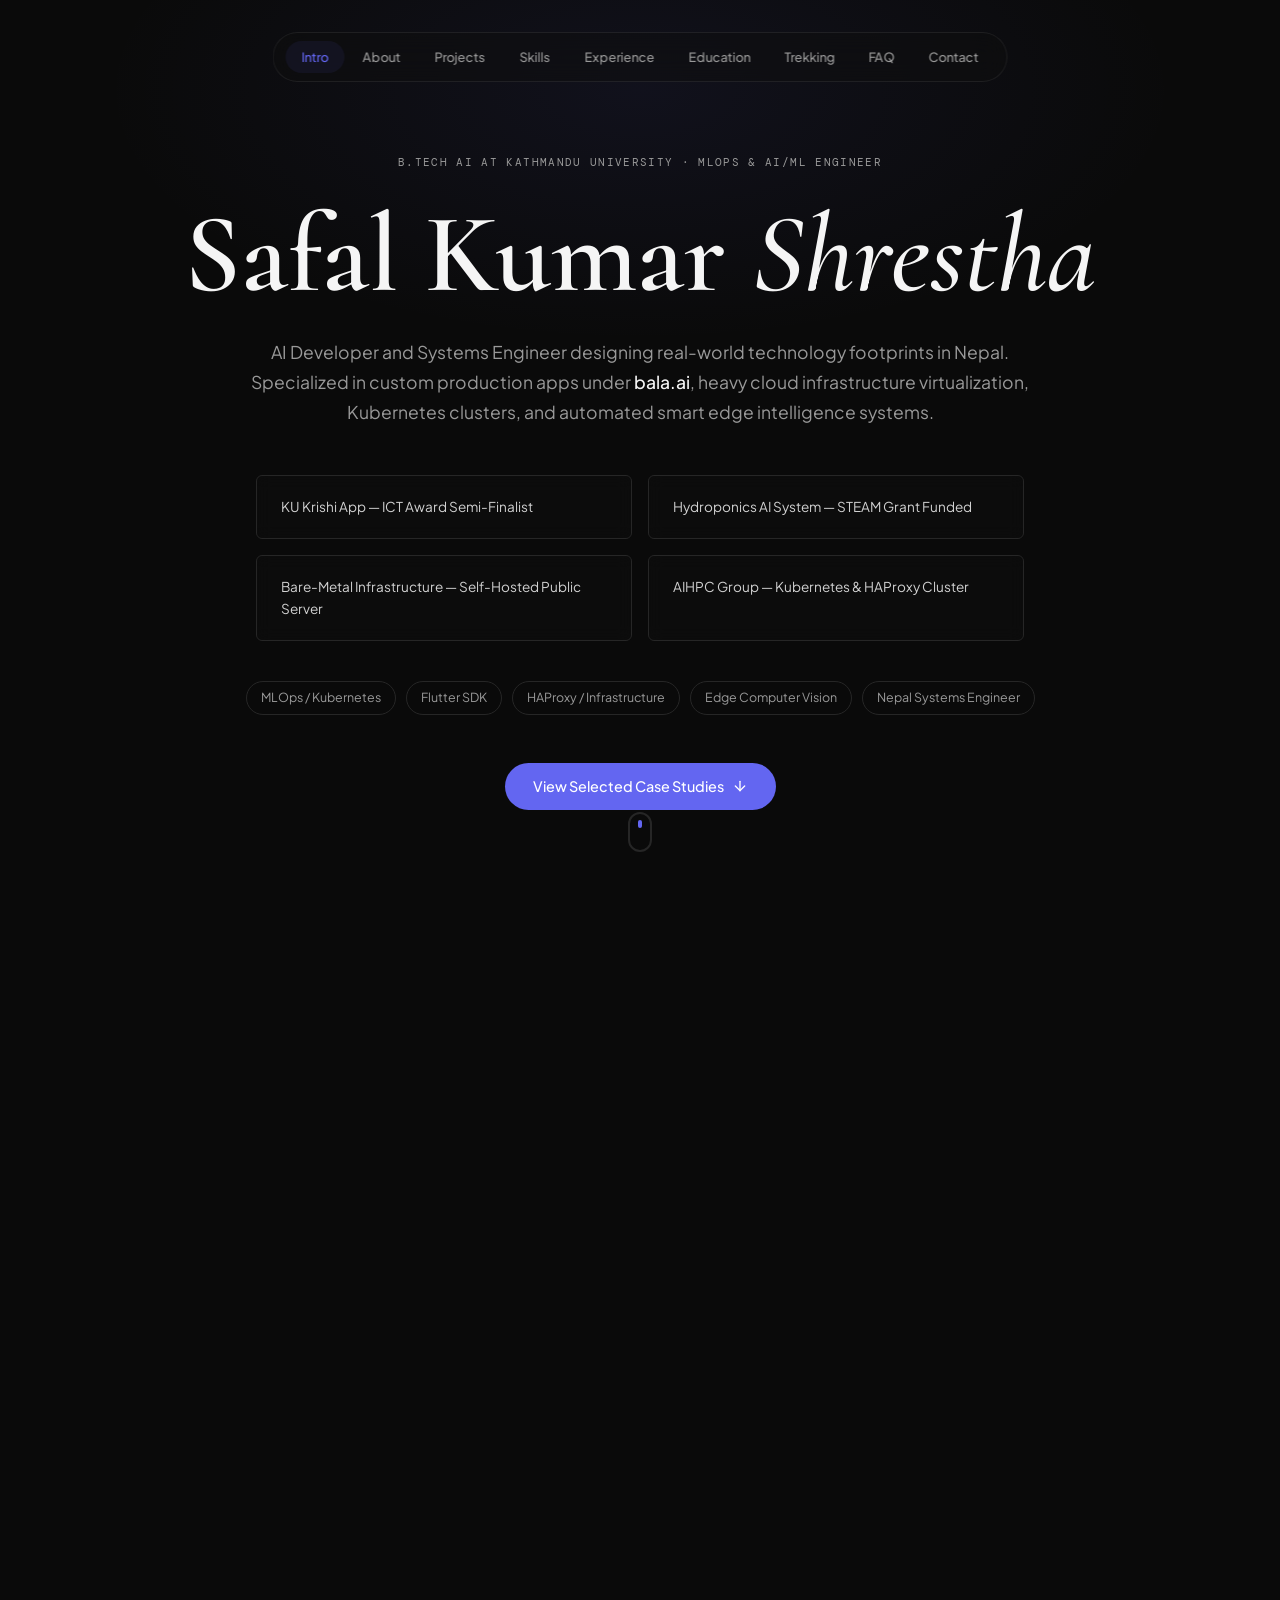
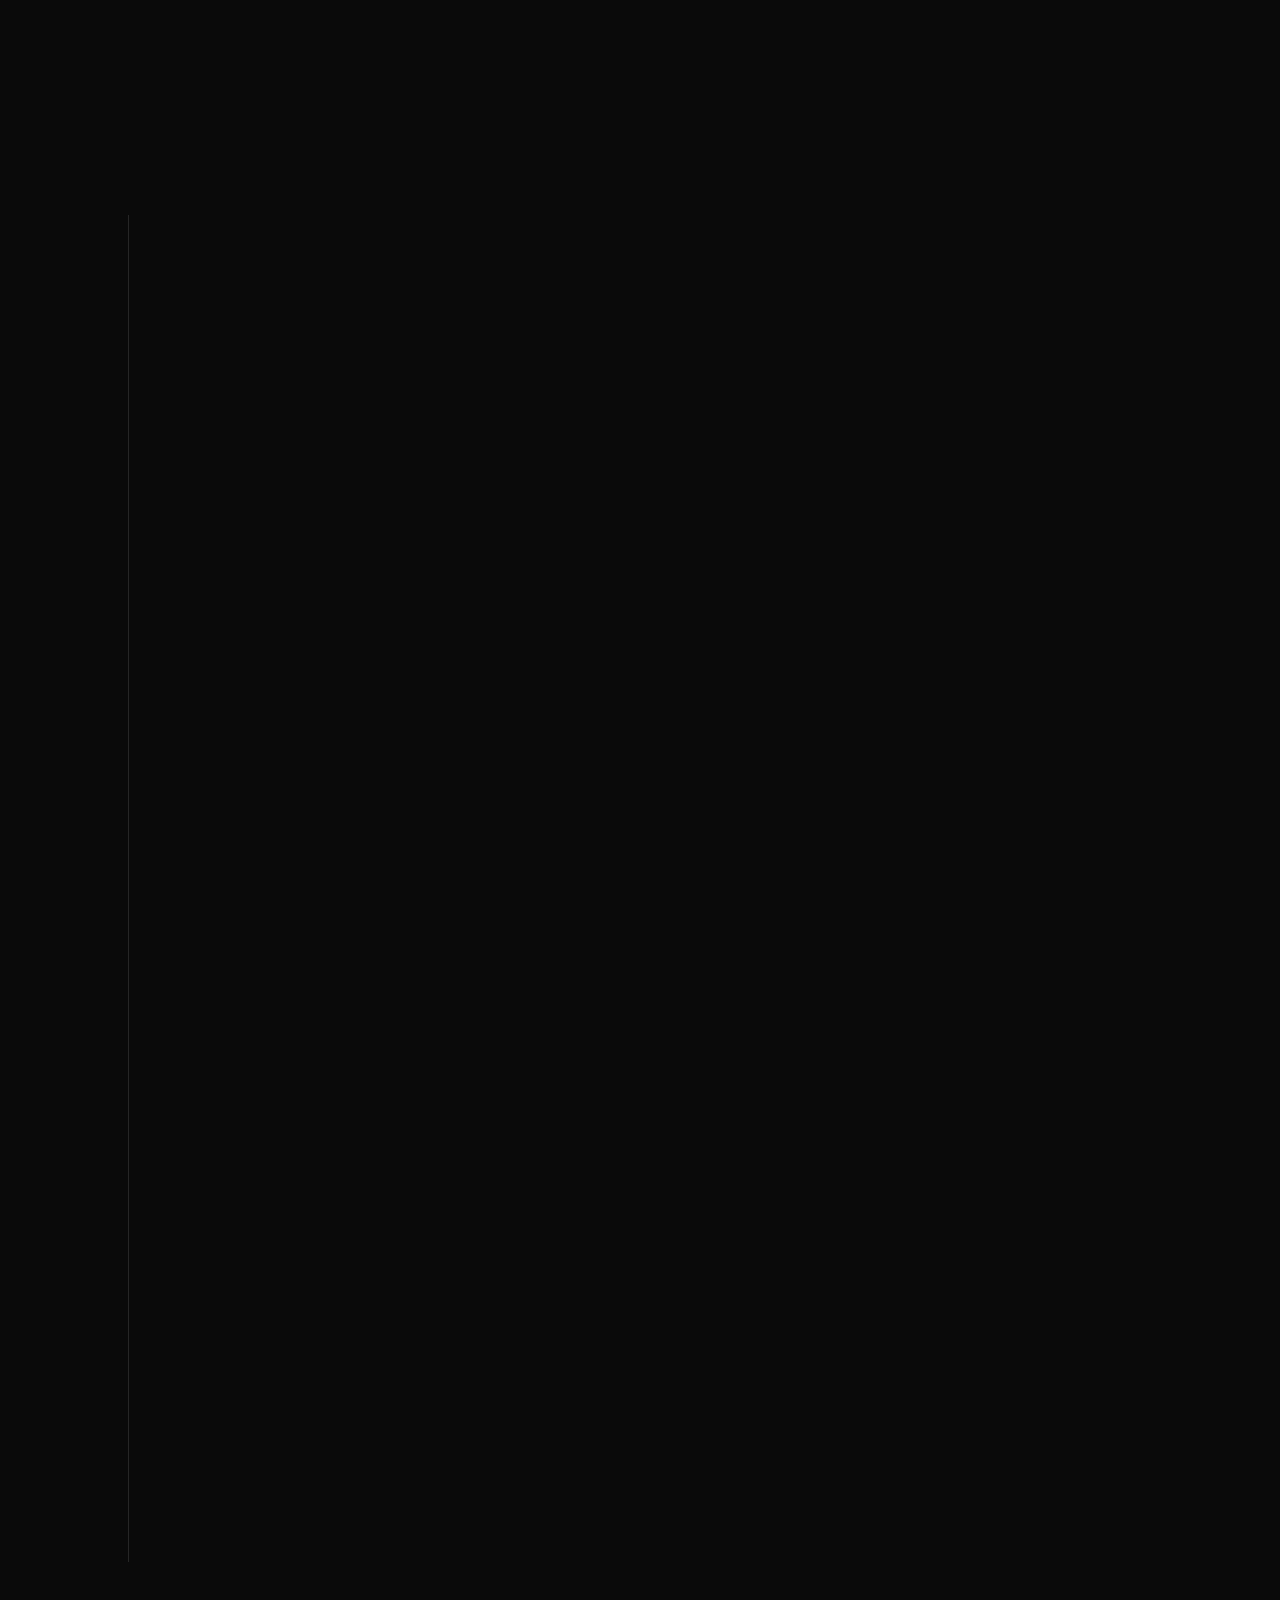
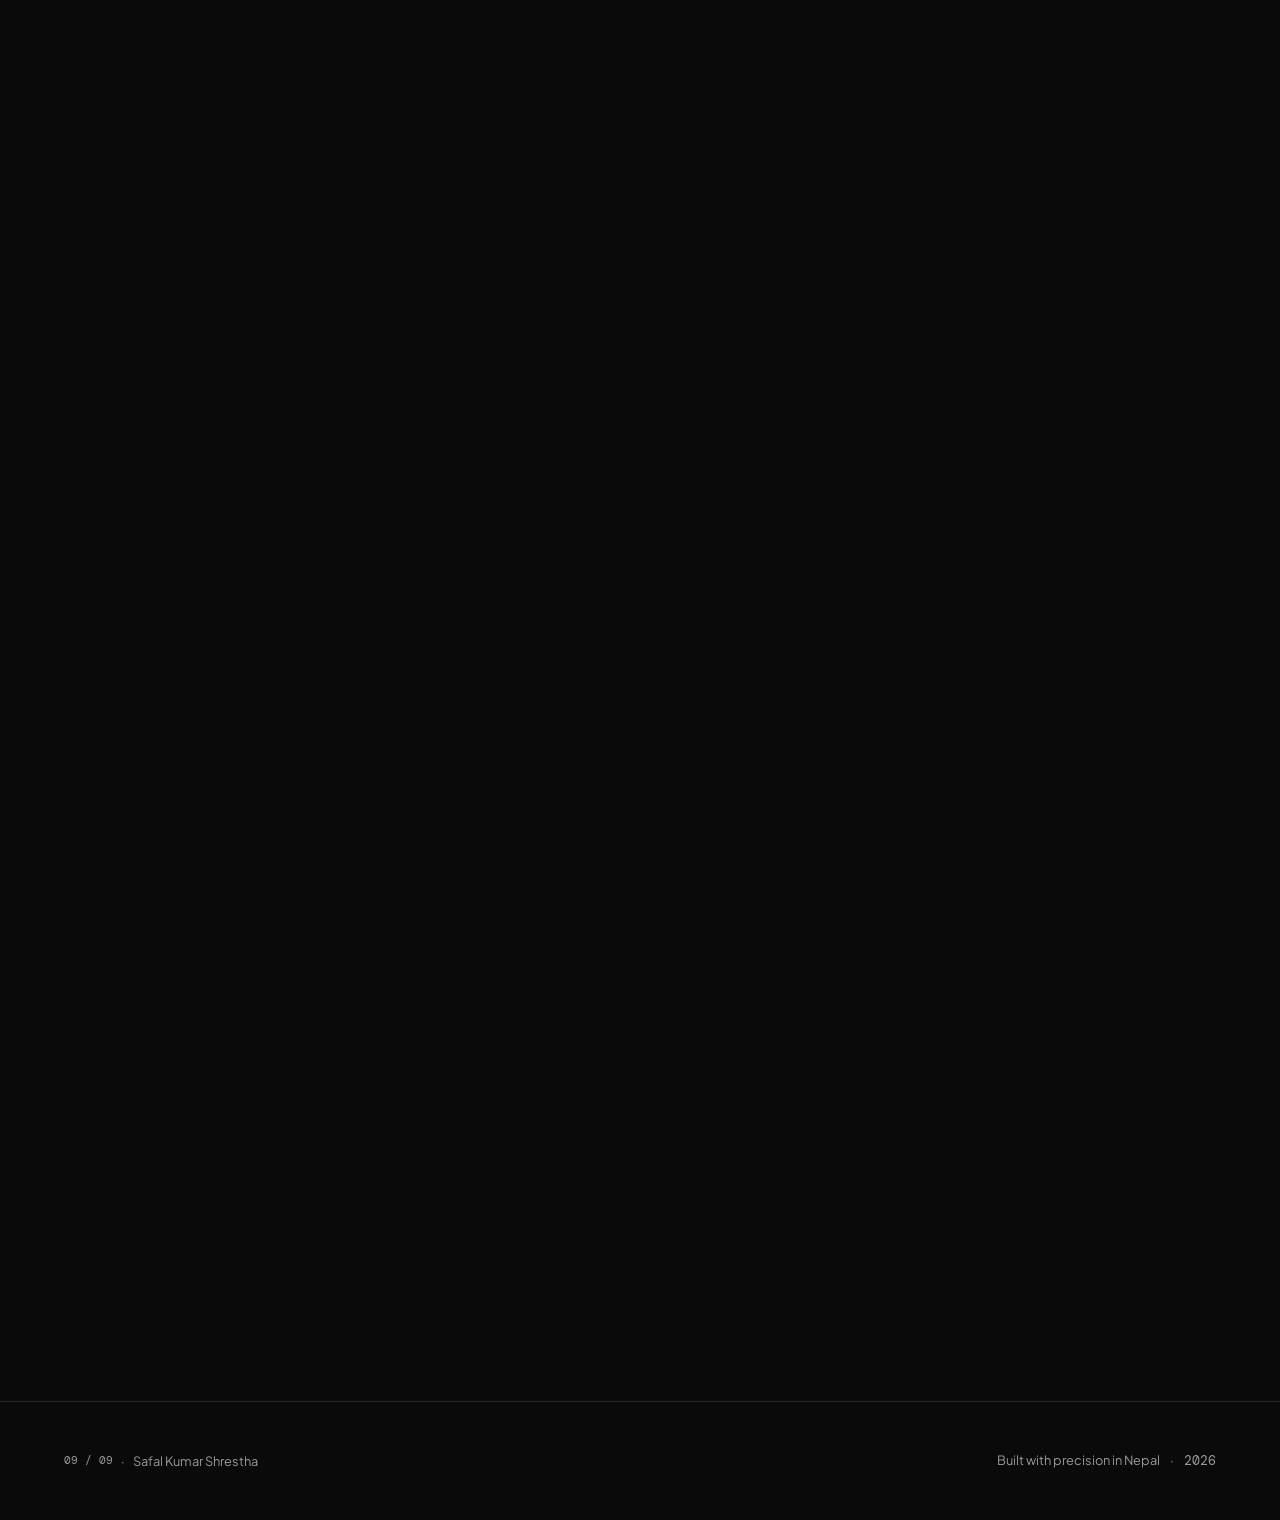
<file: portfolio.html>
<!DOCTYPE html>
<html lang="en">
<head>
<meta charset="UTF-8"/>
<meta name="viewport" content="width=device-width, initial-scale=1.0"/>
<title>Safal Kumar Shrestha — AI/ML Engineer & MLOps Engineer</title>
<meta name="description" content="Safal Kumar Shrestha is a B.Tech AI student at Kathmandu University and AI/ML Engineer. Creator of KU Krishi (Nepal ICT Award Semi-Finalist), Hydroponics AI (STEAM Grant, DFRobot hardware sponsored), TrekSathi and Like Tiffin — 3 apps live on Google Play under bala.ai."/>
<meta name="author" content="Safal Kumar Shrestha"/>
<meta property="og:title" content="Safal Kumar Shrestha — AI/ML Engineer & MLOps Engineer"/>
<meta property="og:description" content="B.Tech AI at Kathmandu University. Builder of KU Krishi (Nepal ICT Award Semi-Finalist), Hydroponics AI (STEAM Grant funded, DFRobot hardware sponsored), AIHPC cluster, and self-hosted cloud infrastructure."/>
<meta property="og:type" content="profile"/>
<meta name="theme-color" content="#0a0a0a"/>
<link rel="preconnect" href="https://fonts.googleapis.com"/>
<link rel="preconnect" href="https://fonts.gstatic.com" crossorigin/>
<link href="https://fonts.googleapis.com/css2?family=Cormorant:ital,wght@0,400;0,500;0,600;0,700;1,400;1,500;1,600;1,700&family=Plus+Jakarta+Sans:wght@300;400;500;600;700&family=DM+Mono:wght@300;400;500&display=swap" rel="stylesheet"/>
<style>
/* ===== RESET & BASE ===== */
*,*::before,*::after{box-sizing:border-box;margin:0;padding:0}
html{scroll-behavior:smooth;font-size:16px}
body{
  background:#0a0a0a;
  color:#f5f5f5;
  font-family:'Plus Jakarta Sans',system-ui,-apple-system,sans-serif;
  -webkit-font-smoothing:antialiased;
  line-height:1.6;
  overflow-x:hidden;
}
a{color:inherit;text-decoration:none}
button{cursor:pointer;background:none;border:none;font-family:inherit;color:inherit}
ul{list-style:none}

/* ===== CUSTOM PROPERTIES ===== */
:root{
  --bg:#0a0a0a;
  --bg-card:#0f0f0f;
  --fg:#f5f5f5;
  --fg-muted:#999;
  --border:#262626;
  --border-subtle:rgba(255,255,255,0.08);
  --primary:#6366f1;
  --primary-dim:rgba(99,102,241,0.15);
  --primary-dim2:rgba(99,102,241,0.08);
  --font-display:'Cormorant',Georgia,serif;
  --font-mono:'DM Mono','Courier New',monospace;
  --radius:6px;
  --max-w:72rem;
  --transition:0.2s ease;
}

/* ===== TYPOGRAPHY HELPERS ===== */
.font-display{font-family:var(--font-display)}
.font-mono{font-family:var(--font-mono)}
.text-muted{color:var(--fg-muted)}
.text-primary{color:var(--primary)}
.text-sm{font-size:0.875rem}
.text-xs{font-size:0.75rem}

/* ===== LAYOUT ===== */
.W{max-width:var(--max-w);margin:0 auto;width:100%}
.W-md{max-width:56rem;margin:0 auto;width:100%}
.W-sm{max-width:48rem;margin:0 auto;width:100%}
section{padding:6rem 1.5rem;min-height:100vh;display:flex;flex-direction:column;justify-content:center}
@media(min-width:768px){section{padding:8rem 3rem}}

/* ===== SECTION HEADER ===== */
.sec-num{
  font-family:var(--font-mono);
  font-size:0.7rem;
  color:var(--fg-muted);
  letter-spacing:0.08em;
  margin-right:1rem;
}
.sec-heading{
  display:flex;
  align-items:baseline;
  gap:1rem;
  margin-bottom:4rem;
}
.sec-heading h2{
  font-family:var(--font-display);
  font-size:clamp(2rem,5vw,3.5rem);
  font-weight:600;
  line-height:1.1;
}

/* ===== REVEAL ANIMATIONS ===== */
.reveal{opacity:0;transform:translateY(28px);transition:opacity 0.7s ease,transform 0.7s ease}
.reveal.visible{opacity:1;transform:translateY(0)}
.reveal-d1{transition-delay:0.1s}
.reveal-d2{transition-delay:0.2s}
.reveal-d3{transition-delay:0.3s}
.reveal-d4{transition-delay:0.4s}
.reveal-d5{transition-delay:0.5s}

/* ===== NAVIGATION ===== */
#nav{
  position:fixed;
  top:2rem;
  left:50%;
  transform:translateX(-50%);
  z-index:100;
  display:flex;
  align-items:center;
  gap:2px;
  padding:0.5rem 0.75rem;
  border-radius:9999px;
  border:1px solid var(--border-subtle);
  background:rgba(15,15,15,0.5);
  backdrop-filter:blur(12px);
  -webkit-backdrop-filter:blur(12px);
  transition:box-shadow 0.3s,background 0.3s;
}
#nav.scrolled{background:rgba(15,15,15,0.85);box-shadow:0 4px 24px rgba(0,0,0,0.5)}
.nav-btn{
  position:relative;
  padding:0.5rem 1rem;
  border-radius:9999px;
  font-size:0.8rem;
  font-weight:500;
  color:var(--fg-muted);
  transition:color var(--transition);
  white-space:nowrap;
}
.nav-btn:hover{color:var(--fg)}
.nav-btn.active{color:var(--primary)}
.nav-btn.active::before{
  content:'';
  position:absolute;
  inset:0;
  border-radius:9999px;
  background:var(--primary-dim2);
}
/* Mobile nav */
#nav-mobile{
  display:none;
  position:fixed;
  top:1.5rem;
  left:1.5rem;
  right:1.5rem;
  z-index:100;
  align-items:center;
  justify-content:space-between;
  padding:1rem 1.5rem;
  border-radius:20px;
  border:1px solid var(--border-subtle);
  background:rgba(15,15,15,0.5);
  backdrop-filter:blur(12px);
  -webkit-backdrop-filter:blur(12px);
}
#nav-mobile.scrolled{background:rgba(15,15,15,0.85)}
.nav-mobile-label{font-family:var(--font-mono);font-size:0.7rem;color:var(--fg-muted)}
.burger{padding:4px;color:var(--fg)}
#mobile-overlay{
  display:none;
  position:fixed;
  inset:0;
  z-index:90;
  background:rgba(10,10,10,0.97);
  backdrop-filter:blur(16px);
  -webkit-backdrop-filter:blur(16px);
  flex-direction:column;
  align-items:center;
  justify-content:center;
  gap:1.5rem;
}
#mobile-overlay.open{display:flex}
.mob-nav-btn{
  font-family:var(--font-display);
  font-size:2rem;
  font-weight:600;
  color:var(--fg);
  transition:color var(--transition);
}
.mob-nav-btn:hover,.mob-nav-btn.active{color:var(--primary)}
@media(max-width:900px){
  #nav{display:none}
  #nav-mobile{display:flex}
}
@media(min-width:901px){
  #nav-mobile,#mobile-overlay{display:none!important}
}

/* ===== HERO ===== */
#hero{
  position:relative;
  min-height:100dvh;
  align-items:center;
  justify-content:center;
  text-align:center;
  padding:8rem 1.5rem 4rem;
  overflow:hidden;
}
.hero-glow{
  position:absolute;
  inset:0;
  background:radial-gradient(ellipse 60% 40% at 50% 10%,rgba(99,102,241,0.08),transparent 70%);
  pointer-events:none;
}
.hero-eyebrow{
  font-family:var(--font-mono);
  font-size:0.7rem;
  letter-spacing:0.12em;
  text-transform:uppercase;
  color:var(--fg-muted);
  margin-bottom:1.5rem;
}
.hero-name{
  font-family:var(--font-display);
  font-size:clamp(3rem,9vw,7rem);
  font-weight:600;
  line-height:1.05;
  margin-bottom:1.5rem;
}
.hero-name em{font-style:italic;font-weight:500}
.hero-tagline{
  font-size:clamp(0.95rem,2vw,1.1rem);
  color:var(--fg-muted);
  max-width:52rem;
  margin:0 auto 3rem;
  line-height:1.7;
}
.hero-stats{
  display:grid;
  grid-template-columns:1fr 1fr;
  gap:1rem;
  max-width:48rem;
  margin:0 auto 2.5rem;
}
.hero-stat{
  border:1px solid var(--border);
  background:rgba(15,15,15,0.5);
  backdrop-filter:blur(8px);
  padding:1.25rem 1.5rem;
  border-radius:var(--radius);
  font-size:0.85rem;
  color:rgba(245,245,245,0.85);
  text-align:left;
  transition:border-color 0.3s;
}
.hero-stat:hover{border-color:rgba(99,102,241,0.3)}
.hero-tags{display:flex;flex-wrap:wrap;justify-content:center;gap:0.625rem;margin-bottom:3rem}
.tag{
  padding:0.375rem 0.875rem;
  border:1px solid var(--border);
  border-radius:9999px;
  font-size:0.78rem;
  color:var(--fg-muted);
}
.hero-cta{
  display:inline-flex;
  align-items:center;
  gap:0.5rem;
  padding:0.75rem 1.75rem;
  background:var(--primary);
  color:#fff;
  border-radius:9999px;
  font-size:0.9rem;
  font-weight:500;
  transition:background 0.2s,transform 0.2s;
}
.hero-cta:hover{background:#5558e8;transform:translateY(-1px)}
.hero-cta svg{transition:transform 0.2s}
.hero-cta:hover svg{transform:translateY(3px)}
.scroll-indicator{
  position:absolute;
  bottom:3rem;
  left:50%;
  transform:translateX(-50%);
  width:1.5rem;
  height:2.5rem;
  border:2px solid var(--border);
  border-radius:9999px;
  display:flex;
  align-items:flex-start;
  justify-content:center;
  padding:0.35rem;
  animation:scrollBounce 2s ease-in-out infinite;
}
.scroll-dot{
  width:4px;
  height:8px;
  background:var(--primary);
  border-radius:9999px;
  animation:scrollFade 2s ease-in-out infinite;
}
@keyframes scrollBounce{0%,100%{transform:translateX(-50%) translateY(0)}50%{transform:translateX(-50%) translateY(6px)}}
@keyframes scrollFade{0%,100%{opacity:0}50%{opacity:1}}
@media(max-width:600px){.hero-stats{grid-template-columns:1fr}}

/* ===== BADGES ===== */
.badge{
  display:inline-flex;
  align-items:center;
  padding:0.25rem 0.625rem;
  border-radius:9999px;
  font-size:0.7rem;
  font-weight:500;
  letter-spacing:0.02em;
  border:1px solid var(--border);
  color:var(--fg-muted);
}
.badge-accent{
  background:var(--primary-dim);
  border-color:rgba(99,102,241,0.25);
  color:var(--primary);
}
.badge-outline{border-color:var(--border);color:var(--fg-muted)}

/* ===== ABOUT ===== */
.about-grid{display:grid;grid-template-columns:1fr;gap:3rem}
@media(min-width:1024px){.about-grid{grid-template-columns:2fr 1fr;gap:4rem}}
.about-text h3{
  font-family:var(--font-display);
  font-size:clamp(1.4rem,3vw,2rem);
  font-weight:500;
  line-height:1.35;
  margin-bottom:2rem;
  color:rgba(245,245,245,0.95);
}
.about-text p{color:var(--fg-muted);line-height:1.8;margin-bottom:1.25rem;font-size:1rem}
.photo-placeholder{
  aspect-ratio:3/4;
  background:var(--bg-card);
  border:1px solid var(--border);
  border-radius:var(--radius);
  display:flex;
  align-items:center;
  justify-content:center;
  margin-bottom:0.75rem;
}
.photo-initials{
  font-family:var(--font-display);
  font-style:italic;
  font-size:5rem;
  color:rgba(99,102,241,0.2);
}
.photo-caption{font-family:var(--font-mono);font-size:0.65rem;color:var(--fg-muted);text-align:center;margin-bottom:2rem}
.fact{padding:0.875rem 0;border-bottom:1px solid rgba(255,255,255,0.06)}
.fact:last-child{border-bottom:none}
.fact-key{font-family:var(--font-mono);font-size:0.65rem;color:var(--fg-muted);margin-bottom:0.25rem}
.fact-val{font-size:0.85rem;color:var(--fg)}

/* ===== PROJECTS ===== */
.proj-list{display:flex;flex-direction:column;gap:5rem}
.proj-item{border-top:1px solid var(--border);padding-top:3rem}
.proj-meta{display:flex;align-items:center;gap:0.75rem;margin-bottom:0.75rem;flex-wrap:wrap}
.proj-num{font-family:var(--font-mono);font-size:0.8rem;color:var(--primary)}
.proj-ext-link{
  display:inline-flex;align-items:center;gap:0.25rem;
  font-size:0.72rem;color:var(--fg-muted);
  transition:color var(--transition);
}
.proj-ext-link:hover{color:var(--primary)}
.proj-title{
  font-family:var(--font-display);
  font-size:clamp(1.5rem,3.5vw,2rem);
  font-weight:600;
  margin-bottom:1rem;
}
.proj-badges{display:flex;flex-wrap:wrap;gap:0.5rem;margin-bottom:1.5rem}
.proj-desc{font-size:1rem;color:var(--fg-muted);line-height:1.8;margin-bottom:1.5rem}
.proj-stack{
  background:rgba(15,15,15,0.6);
  border:1px solid rgba(255,255,255,0.07);
  border-radius:var(--radius);
  padding:1.25rem 1.5rem;
  margin-bottom:1.5rem;
}
.proj-stack-label{font-family:var(--font-mono);font-size:0.65rem;color:var(--fg-muted);margin-bottom:0.5rem}
.proj-stack-val{font-size:0.85rem;color:rgba(245,245,245,0.75);line-height:1.7}
.proj-extras-label{font-family:var(--font-mono);font-size:0.65rem;color:var(--fg-muted);margin-bottom:0.75rem}
.proj-extras li{
  font-size:0.875rem;
  color:var(--fg-muted);
  padding:0.3rem 0 0.3rem 1rem;
  position:relative;
  line-height:1.6;
}
.proj-extras li::before{content:'·';position:absolute;left:0;color:var(--primary)}
.proj-note{
  border-left:2px solid rgba(99,102,241,0.3);
  padding:0.5rem 1.5rem;
  margin-top:1.25rem;
  font-size:0.875rem;
  color:var(--fg-muted);
  font-style:italic;
  line-height:1.7;
}

/* ===== SKILLS ===== */
.skills-grid{display:grid;grid-template-columns:1fr;gap:2.5rem}
@media(min-width:768px){.skills-grid{grid-template-columns:1fr 1fr}}
.skill-cat h3{
  font-family:var(--font-display);
  font-size:1.2rem;
  font-weight:600;
  color:var(--primary);
  margin-bottom:1rem;
}
.skill-item{
  display:flex;align-items:flex-start;gap:0.5rem;
  font-size:0.875rem;color:var(--fg-muted);
  padding:0.2rem 0;
}
.skill-dot{color:var(--primary);flex-shrink:0;margin-top:2px}

/* ===== EXPERIENCE TIMELINE ===== */
.timeline{position:relative}
.timeline::before{
  content:'';
  position:absolute;
  left:0;
  top:0;
  bottom:0;
  width:1px;
  background:var(--border);
}
@media(min-width:768px){.timeline::before{left:4rem}}
.tl-item{
  position:relative;
  padding-left:2rem;
  padding-bottom:4rem;
}
@media(min-width:768px){.tl-item{padding-left:8rem}}
.tl-dot{
  position:absolute;
  left:-6px;
  top:4px;
  width:12px;height:12px;
  background:var(--primary);
  border-radius:50%;
  box-shadow:0 0 0 4px var(--bg);
}
@media(min-width:768px){.tl-dot{left:calc(4rem - 6px)}}
.tl-year{
  font-family:var(--font-mono);
  font-size:0.8rem;
  color:var(--primary);
  position:absolute;
  left:0;
  top:0;
}
@media(min-width:768px){.tl-year{left:0;top:2px}}
.tl-role{
  font-family:var(--font-display);
  font-size:clamp(1.1rem,2.5vw,1.4rem);
  font-weight:600;
  margin-bottom:0.4rem;
}
.tl-org{font-size:0.85rem;color:var(--fg-muted);margin-bottom:0.75rem}
.tl-desc{font-size:0.95rem;color:var(--fg-muted);line-height:1.75}
.tl-stack{
  background:rgba(15,15,15,0.6);
  border:1px solid rgba(255,255,255,0.07);
  border-radius:var(--radius);
  padding:0.875rem 1.25rem;
  margin-top:1rem;
}
.tl-stack-label{font-family:var(--font-mono);font-size:0.65rem;color:var(--fg-muted);margin-bottom:0.35rem}
.tl-stack-val{font-size:0.8rem;color:rgba(245,245,245,0.75);line-height:1.6}
.tl-dur{font-family:var(--font-mono);font-size:0.65rem;color:var(--fg-muted);margin-top:0.75rem}
.tl-badge{margin-top:0.75rem}

/* ===== EDUCATION ===== */
.edu-card{
  border:1px solid rgba(255,255,255,0.08);
  background:rgba(15,15,15,0.4);
  border-radius:10px;
  padding:2rem;
  margin-bottom:2rem;
}
.edu-inst{
  font-family:var(--font-display);
  font-size:clamp(1.3rem,3vw,1.8rem);
  font-weight:600;
  margin-bottom:0.5rem;
}
.edu-degree{font-size:1rem;color:var(--primary);margin-bottom:0.5rem}
.edu-dept{font-size:0.85rem;color:var(--fg-muted);margin-bottom:1rem}
.edu-badges{display:flex;flex-wrap:wrap;gap:0.5rem;margin-bottom:1.25rem}
.edu-desc{font-size:0.95rem;color:var(--fg-muted);line-height:1.75;margin-bottom:1.25rem}
.edu-mods-label{font-family:var(--font-mono);font-size:0.65rem;color:var(--fg-muted);margin-bottom:0.625rem}
.edu-mods{display:flex;flex-wrap:wrap;gap:0.5rem;margin-bottom:1.25rem}
.edu-mod{
  font-size:0.8rem;color:rgba(245,245,245,0.7);
  padding:0.25rem 0.75rem;
  background:rgba(255,255,255,0.05);
  border-radius:4px;
}
.edu-awards-label{font-family:var(--font-mono);font-size:0.65rem;color:var(--fg-muted);margin-bottom:0.5rem}
.edu-award{display:flex;align-items:center;gap:0.5rem;font-size:0.875rem;color:rgba(245,245,245,0.8);padding:0.2rem 0}
.edu-extras{display:grid;grid-template-columns:1fr 1fr;gap:1rem}
@media(max-width:600px){.edu-extras{grid-template-columns:1fr}}
.edu-extra{
  border:1px solid rgba(255,255,255,0.08);
  background:rgba(15,15,15,0.3);
  border-radius:var(--radius);
  padding:1.25rem 1.5rem;
}
.edu-extra-lbl{font-family:var(--font-mono);font-size:0.65rem;color:var(--primary);margin-bottom:0.375rem}
.edu-extra-val{font-size:0.85rem;color:rgba(245,245,245,0.8)}

/* ===== TREKKING ===== */
.trek-intro{font-size:1rem;color:var(--fg-muted);line-height:1.8;max-width:44rem;margin-bottom:3.5rem}
.trek-item{
  border-left:2px solid rgba(99,102,241,0.3);
  padding:1rem 0 1rem 2rem;
  margin-bottom:2.5rem;
}
.trek-head{display:flex;align-items:flex-start;gap:0.75rem;margin-bottom:0.75rem}
.trek-name{font-family:var(--font-display);font-size:1.5rem;font-weight:600;margin-bottom:0.5rem}
.trek-meta{display:flex;flex-wrap:wrap;gap:0.5rem;font-size:0.8rem;color:var(--fg-muted);margin-bottom:1rem}
.trek-meta-sep{opacity:0.4}
.trek-meta .mono{font-family:var(--font-mono)}
.trek-desc{font-size:0.95rem;color:var(--fg-muted);line-height:1.75;margin-bottom:1rem}
.trek-hl-label{font-family:var(--font-mono);font-size:0.65rem;color:var(--fg-muted);margin-bottom:0.5rem}
.trek-hl li{
  font-size:0.875rem;color:var(--fg-muted);
  padding:0.25rem 0 0.25rem 1rem;
  position:relative;
}
.trek-hl li::before{content:'·';position:absolute;left:0;color:var(--primary)}
.mountain-icon{color:var(--primary);flex-shrink:0;margin-top:4px}

/* ===== FAQ ===== */
.faq-item{
  border:1px solid rgba(255,255,255,0.07);
  background:rgba(15,15,15,0.3);
  border-radius:var(--radius);
  overflow:hidden;
  margin-bottom:0.75rem;
}
.faq-q{
  width:100%;
  padding:1.25rem 1.5rem;
  display:flex;
  align-items:center;
  justify-content:space-between;
  text-align:left;
  font-family:var(--font-display);
  font-size:1rem;
  font-weight:500;
  color:var(--fg);
  transition:background var(--transition);
}
.faq-q:hover{background:rgba(255,255,255,0.03)}
.faq-chevron{transition:transform 0.3s ease;color:var(--fg-muted);flex-shrink:0}
.faq-q.open .faq-chevron{transform:rotate(180deg)}
.faq-a{
  display:none;
  padding:0 1.5rem 1.25rem;
  font-size:0.95rem;
  color:var(--fg-muted);
  line-height:1.8;
}
.faq-a.open{display:block}

/* ===== CONTACT ===== */
.avail-dot{
  width:10px;height:10px;
  background:#22c55e;
  border-radius:50%;
  flex-shrink:0;
  position:relative;
}
.avail-dot::after{
  content:'';
  position:absolute;
  inset:-2px;
  border-radius:50%;
  background:#22c55e;
  opacity:0.4;
  animation:ping 1.5s ease-in-out infinite;
}
@keyframes ping{0%,100%{transform:scale(1);opacity:0.4}50%{transform:scale(1.8);opacity:0}}
.avail-row{display:flex;align-items:center;gap:0.75rem;margin-bottom:1.5rem}
.contact-note{font-size:1rem;color:var(--fg-muted);line-height:1.8;margin-bottom:2.5rem}
.contact-card{
  border:1px solid rgba(255,255,255,0.08);
  background:rgba(15,15,15,0.4);
  border-radius:10px;
  padding:2rem;
}
.contact-section-label{font-family:var(--font-mono);font-size:0.65rem;color:var(--fg-muted);margin-bottom:0.625rem;display:flex;align-items:center;gap:0.5rem}
.email-row{display:flex;align-items:center;gap:0.75rem;margin-bottom:0.375rem}
.email-link{font-size:1.05rem;color:var(--fg);transition:color var(--transition)}
.email-link:hover{color:var(--primary)}
.copy-btn{
  padding:0.4rem;
  border-radius:6px;
  color:var(--fg-muted);
  transition:background var(--transition),color var(--transition);
}
.copy-btn:hover{background:rgba(255,255,255,0.06);color:var(--fg)}
.copy-confirm{font-size:0.75rem;color:#22c55e;margin-top:0.375rem;display:none}
.contact-divider{border:none;border-top:1px solid rgba(255,255,255,0.07);margin:1.5rem 0}
.clink{
  display:flex;align-items:center;gap:0.75rem;
  font-size:0.875rem;color:var(--fg-muted);
  padding:0.5rem 0;
  transition:color var(--transition);
}
.clink:hover{color:var(--primary)}
.clink-icon{color:var(--primary);display:flex;flex-shrink:0}
.clink-desc{flex:1}
.clink-sub{color:var(--fg);font-size:0.8rem}
.clink-arr{margin-left:auto;opacity:0.5}
.clink:hover .clink-arr{opacity:1}
.loc-time-row{
  display:flex;flex-wrap:wrap;gap:1.5rem;
  font-size:0.875rem;color:var(--fg-muted);
  margin-top:1.5rem;
  padding-top:1.5rem;
  border-top:1px solid rgba(255,255,255,0.07);
}
.loc-row,.time-row{display:flex;align-items:center;gap:0.5rem}
.time-dot{width:8px;height:8px;background:var(--primary);border-radius:50%;flex-shrink:0}

/* ===== FOOTER ===== */
footer{
  border-top:1px solid var(--border);
  padding:3rem 1.5rem;
}
.footer-inner{
  max-width:var(--max-w);
  margin:0 auto;
  display:flex;
  flex-wrap:wrap;
  align-items:center;
  justify-content:space-between;
  gap:1rem;
  font-size:0.8rem;
  color:var(--fg-muted);
}
.footer-left{display:flex;align-items:center;gap:0.5rem}

/* ===== SVG ICONS (inline) ===== */
svg{display:inline-block;vertical-align:middle}
</style>
</head>
<body>

<!-- ===== DESKTOP NAV ===== -->
<nav id="nav" role="navigation" aria-label="Primary navigation">
  <button class="nav-btn active" data-section="hero">Intro</button>
  <button class="nav-btn" data-section="about">About</button>
  <button class="nav-btn" data-section="projects">Projects</button>
  <button class="nav-btn" data-section="skills">Skills</button>
  <button class="nav-btn" data-section="experience">Experience</button>
  <button class="nav-btn" data-section="education">Education</button>
  <button class="nav-btn" data-section="trekking">Trekking</button>
  <button class="nav-btn" data-section="faq">FAQ</button>
  <button class="nav-btn" data-section="contact">Contact</button>
</nav>

<!-- ===== MOBILE NAV ===== -->
<div id="nav-mobile" role="navigation" aria-label="Mobile navigation">
  <span class="nav-mobile-label">SKS</span>
  <button class="burger" id="burger-btn" aria-label="Open menu" aria-expanded="false">
    <svg width="24" height="24" viewBox="0 0 24 24" fill="none" stroke="currentColor" stroke-width="2" stroke-linecap="round" id="icon-menu"><line x1="3" y1="12" x2="21" y2="12"/><line x1="3" y1="6" x2="21" y2="6"/><line x1="3" y1="18" x2="21" y2="18"/></svg>
    <svg width="24" height="24" viewBox="0 0 24 24" fill="none" stroke="currentColor" stroke-width="2" stroke-linecap="round" id="icon-close" style="display:none"><line x1="18" y1="6" x2="6" y2="18"/><line x1="6" y1="6" x2="18" y2="18"/></svg>
  </button>
</div>
<div id="mobile-overlay" aria-hidden="true">
  <button class="mob-nav-btn active" data-mob-section="hero">Intro</button>
  <button class="mob-nav-btn" data-mob-section="about">About</button>
  <button class="mob-nav-btn" data-mob-section="projects">Projects</button>
  <button class="mob-nav-btn" data-mob-section="skills">Skills</button>
  <button class="mob-nav-btn" data-mob-section="experience">Experience</button>
  <button class="mob-nav-btn" data-mob-section="education">Education</button>
  <button class="mob-nav-btn" data-mob-section="trekking">Trekking</button>
  <button class="mob-nav-btn" data-mob-section="faq">FAQ</button>
  <button class="mob-nav-btn" data-mob-section="contact">Contact</button>
</div>

<main>

<!-- ===== HERO ===== -->
<section id="hero">
  <div class="hero-glow"></div>
  <div style="position:relative;z-index:1;width:100%;max-width:64rem;margin:0 auto">
    <p class="hero-eyebrow reveal">B.Tech AI at Kathmandu University · MLOps &amp; AI/ML Engineer</p>
    <h1 class="hero-name reveal reveal-d1">Safal Kumar <em>Shrestha</em></h1>
    <p class="hero-tagline reveal reveal-d2">
      AI Developer and Systems Engineer designing real-world technology footprints in Nepal.
      Specialized in custom production apps under <strong style="color:var(--fg);font-weight:500">bala.ai</strong>, heavy cloud infrastructure virtualization,
      Kubernetes clusters, and automated smart edge intelligence systems.
    </p>
    <div class="hero-stats reveal reveal-d3">
      <div class="hero-stat">KU Krishi App — ICT Award Semi-Finalist</div>
      <div class="hero-stat">Hydroponics AI System — STEAM Grant Funded</div>
      <div class="hero-stat">Bare-Metal Infrastructure — Self-Hosted Public Server</div>
      <div class="hero-stat">AIHPC Group — Kubernetes &amp; HAProxy Cluster</div>
    </div>
    <div class="hero-tags reveal reveal-d4">
      <span class="tag">MLOps / Kubernetes</span>
      <span class="tag">Flutter SDK</span>
      <span class="tag">HAProxy / Infrastructure</span>
      <span class="tag">Edge Computer Vision</span>
      <span class="tag">Nepal Systems Engineer</span>
    </div>
    <div class="reveal reveal-d5" style="display:flex;justify-content:center">
      <a href="#projects" class="hero-cta">
        View Selected Case Studies
        <svg width="16" height="16" viewBox="0 0 24 24" fill="none" stroke="currentColor" stroke-width="2" stroke-linecap="round"><line x1="12" y1="5" x2="12" y2="19"/><polyline points="19 12 12 19 5 12"/></svg>
      </a>
    </div>
  </div>
  <div class="scroll-indicator" aria-hidden="true"><div class="scroll-dot"></div></div>
</section>

<!-- ===== ABOUT ===== -->
<section id="about">
  <div class="W">
    <div class="sec-heading reveal">
      <span class="sec-num">01 / 09</span>
      <h2>About</h2>
    </div>
    <div class="about-grid">
      <div class="about-text">
        <div class="reveal reveal-d1">
          <h3>Bridging the gap between raw machine learning models and <em>hard bare-metal infrastructure orchestration.</em></h3>
        </div>
        <div class="reveal reveal-d2">
          <p>I'm <strong>Safal Kumar Shrestha</strong>, an Artificial Intelligence developer and Systems Engineer pursuing a B.Tech in AI at <strong>Kathmandu University</strong>. My engineering methodology looks past simple software development; I design, build, and maintain the underlying infrastructure required to run high-performance algorithms in production.</p>
          <p>Whether deploying decentralized mobile platforms on Google Play via <strong>bala.ai</strong>, managing custom container orchestration routines, or configuring high-availability network routers, I build for scale. My foundational systems journey includes building a completely independent, <strong>self-hosted bare-metal server network</strong> from scratch to power live application backends, alongside complex core architecture research inside Kathmandu University's Department of AI.</p>
          <p>I'm an active member of the <strong>KU Artificial Intelligence Club (KUAIC)</strong>, where I collaborate with peers on AI research, workshops, and community projects that bridge the gap between academic AI and real-world deployment in Nepal.</p>
        </div>
      </div>
      <div class="reveal reveal-d3">
        <div class="photo-placeholder">
          <span class="photo-initials">SK</span>
        </div>
        <p class="photo-caption">Chitwan, Nepal — 2026 Portfolio</p>
        <div>
          <div class="fact"><p class="fact-key">Institution</p><p class="fact-val">Kathmandu University (KU)</p></div>
          <div class="fact"><p class="fact-key">Systems Core</p><p class="fact-val">Kubernetes, HAProxy, Linux Clustering</p></div>
          <div class="fact"><p class="fact-key">Google Developer Name</p><p class="fact-val">bala.ai · 3 Live Deployments</p></div>
          <div class="fact"><p class="fact-key">Cloud Setup</p><p class="fact-val">Self-Built, Publicly Hosted Node</p></div>
          <div class="fact"><p class="fact-key">National Honor</p><p class="fact-val">KU Krishi — Selected for ICT Award</p></div>
          <div class="fact"><p class="fact-key">Research Funding</p><p class="fact-val">Hydroponics AI — STEAM Grant Recipient</p></div>
        </div>
      </div>
    </div>
  </div>
</section>

<!-- ===== PROJECTS ===== -->
<section id="projects">
  <div class="W">
    <div class="sec-heading reveal">
      <span class="sec-num">02 / 09</span>
      <h2>Selected Technical Deployments</h2>
    </div>
    <div class="proj-list">

      <!-- Project 01 -->
      <article class="proj-item reveal">
        <div class="proj-meta">
          <span class="proj-num">Project 01</span>
          <a href="https://play.google.com/store/apps/details?id=com.lateblight.late_blight" target="_blank" rel="noopener noreferrer" class="proj-ext-link">
            View on Play Store <svg width="12" height="12" viewBox="0 0 24 24" fill="none" stroke="currentColor" stroke-width="2" stroke-linecap="round"><path d="M18 13v6a2 2 0 01-2 2H5a2 2 0 01-2-2V8a2 2 0 012-2h6"/><polyline points="15 3 21 3 21 9"/><line x1="10" y1="14" x2="21" y2="3"/></svg>
          </a>
        </div>
        <h3 class="proj-title">KU Krishi App</h3>
        <div class="proj-badges">
          <span class="badge badge-accent">National ICT Award</span>
          <span class="badge">Google Play Store Production</span>
        </div>
        <p class="proj-desc">An embedded AI agricultural assistant built at Kathmandu University to resolve crop threats on localized farms. It uses edge computer vision algorithms to instantly isolate agricultural diseases like <strong>late blight</strong> through smartphone optics, outputting adaptive metrics natively in the Nepali language. <strong>Selected as a semi-finalist for Nepal's national ICT Award.</strong></p>
        <div class="proj-stack">
          <p class="proj-stack-label">Stack</p>
          <p class="proj-stack-val">Flutter SDK · Python Engine · TensorFlow Mobile · YOLOv8 Weights · FastAPI Server · Firebase Cloud · OpenCV Pipeline</p>
        </div>
      </article>

      <!-- Project 02 -->
      <article class="proj-item reveal">
        <div class="proj-meta">
          <span class="proj-num">Project 02</span>
        </div>
        <h3 class="proj-title">Hydroponics AI System</h3>
        <div class="proj-badges">
          <span class="badge badge-accent">STEAM Research Grant</span>
          <span class="badge" style="border-color:rgba(218,41,28,0.3);color:#da291c">DFRobot Hardware Sponsored</span>
        </div>
        <p class="proj-desc">An industrial IoT automation platform applying Reinforcement Learning (RL) frameworks to soil-free smart urban farming. <strong>Funded by the Ministry of Education, Science and Technology under the STEAM Grant</strong> with hardware telemetry equipment sponsored directly by global robotics manufacturer <strong>DFRobot</strong>.</p>
        <div class="proj-stack">
          <p class="proj-stack-label">Stack</p>
          <p class="proj-stack-val">Embedded C/C++ · TensorFlow Core · PyTorch RL · OpenCV Matrix · ESP32 SoC · Raspberry Pi · Arduino Drivers · MQTT Protocol · WebSockets · FastAPI Backend · Flutter Dashboard · Gymnasium · LiveKit Video Stream</p>
        </div>
        <p class="proj-extras-label">What I Engineered</p>
        <ul class="proj-extras">
          <li>Programmed the embedded control layer on ESP32 and Raspberry Pi to interface with pH, EC, temperature, and humidity sensors — using DFRobot's gifted hardware components</li>
          <li>Implemented sensor data acquisition and actuator control to manage pumps and nutrient dosing mechanisms via MQTT</li>
          <li>Developed the backend infrastructure for the computer vision pipeline</li>
          <li>Developed a FastAPI backend with MQTT and WebSocket support for real-time device monitoring and automation</li>
          <li>Integrated LiveKit for real-time video streaming to enable live monitoring of plant growth</li>
          <li>Built a Flutter mobile application for monitoring sensor data, live streams, and remote control</li>
          <li>Deployed the system on a local edge server to support real-time processing and device communication</li>
        </ul>
        <p class="proj-note">I took the initiative to reach out directly to DFRobot via email, presenting our research vision for the Hydroponics AI system. After reviewing our project proposal and STEAM grant selection, DFRobot officially came on board as a hardware sponsor — gifting us essential electronic components including pH probes, CO2, DHT22, Spectrometer Sensor, ESP32-S3 AI Camera, ESP32-P4 and WaterProof Ultrasonic sensor.</p>
      </article>

      <!-- Project 03 -->
      <article class="proj-item reveal">
        <div class="proj-meta"><span class="proj-num">Project 03</span></div>
        <h3 class="proj-title">Self-Hosted Public Cloud Infrastructure</h3>
        <div class="proj-badges">
          <span class="badge" style="border-color:rgba(0,255,100,0.2);color:#00e05a">Bare-Metal Hardware Stack</span>
          <span class="badge badge-accent">Semester Project — Tiffin Backend</span>
        </div>
        <p class="proj-desc">In 2022, I architected, built, and provisioned an independent <strong>bare-metal server node</strong> from scratch and configured it to be publicly accessible from the open internet. This custom hardware rig hosted the production data endpoints, security rules, and real-time transaction pipelines for the <strong>Like Tiffin</strong> mobile application ecosystem — proving that a student-built infrastructure could reliably serve real users without relying on AWS, GCP, or Azure.</p>
        <div class="proj-stack">
          <p class="proj-stack-label">Stack</p>
          <p class="proj-stack-val">Bare-Metal Linux Architecture · Public IP Networking · Reverse Proxy Routing · Secure SSH Layer · Node.js Daemon Processing · Hardware System Maintenance</p>
        </div>
        <p class="proj-extras-label">Infrastructure Engineering Steps</p>
        <ul class="proj-extras">
          <li>Assembled the standalone server hardware, managing cooling limits and computing power requirements</li>
          <li>Configured core Linux network settings, static IP routers, and network firewalls to allow incoming traffic safely</li>
          <li>Set up reverse proxy configurations to manage domain handling and enforce SSL encryption layers</li>
          <li>Maintained perfect database and API uptime on raw physical hardware to reliably serve mobile clients</li>
        </ul>
      </article>

      <!-- Project 04 -->
      <article class="proj-item reveal">
        <div class="proj-meta"><span class="proj-num">Project 04</span></div>
        <h3 class="proj-title">AIHPC — High-Performance Computing Cluster</h3>
        <div class="proj-badges">
          <span class="badge" style="border-color:rgba(50,108,229,0.25);color:#326ce5">KU Department of AI</span>
        </div>
        <p class="proj-desc">In 2025, I led an intensive system orchestration initiative within Kathmandu University's Department of AI to build a dedicated high-performance computing cluster (AIHPC). The project involved configuring <strong>Kubernetes</strong> containers for scaling distributed worker loads and establishing <strong>HAProxy</strong> layers to direct load balancing across system networks.</p>
        <div class="proj-stack">
          <p class="proj-stack-label">Stack</p>
          <p class="proj-stack-val">Kubernetes (K8s) · HAProxy Load Balancing · NVIDIA RTX 3080Ti · Docker Containers · Linux Administration · GPU Cluster Topology</p>
        </div>
        <p class="proj-extras-label">Engineering Post-Mortem: Why It Failed</p>
        <ul class="proj-extras">
          <li>The hardware environment was limited because consumer-grade NVIDIA GeForce RTX 3080Ti GPUs lack hardware-level architecture partitioning (Multi-Instance GPU / MIG)</li>
          <li>This constraint prevented stable multi-tenant GPU virtualization across the cluster</li>
          <li>Localized technical team knowledge scaling boundaries further compounded the hardware limitations</li>
          <li>The project provided deep insight into the practical boundaries between enterprise grid computing systems and consumer accelerator units</li>
        </ul>
      </article>

      <!-- Project 05 -->
      <article class="proj-item reveal">
        <div class="proj-meta">
          <span class="proj-num">Project 05</span>
          <a href="https://play.google.com/store/apps/details?id=com.bala.ai.trek_sathi" target="_blank" rel="noopener noreferrer" class="proj-ext-link">
            View on Play Store <svg width="12" height="12" viewBox="0 0 24 24" fill="none" stroke="currentColor" stroke-width="2" stroke-linecap="round"><path d="M18 13v6a2 2 0 01-2 2H5a2 2 0 01-2-2V8a2 2 0 012-2h6"/><polyline points="15 3 21 3 21 9"/><line x1="10" y1="14" x2="21" y2="3"/></svg>
          </a>
        </div>
        <h3 class="proj-title">TrekSathi</h3>
        <div class="proj-badges">
          <span class="badge">Google Play Store Production</span>
        </div>
        <p class="proj-desc">A high-reliability production trekking companion app engineered to optimize safety workflows for tourists tracking remote mountain corridors across Nepal. Features custom vector trail tracking layers, elevation mapping charts, automated atmospheric data caching, and offline GIS coordinates lookup profiles. Published on Google Play under bala.ai.</p>
        <div class="proj-stack">
          <p class="proj-stack-label">Stack</p>
          <p class="proj-stack-val">Flutter Frontend · Dart · Google Maps SDK · Django REST API · MongoDB Server · OpenWeather API Integration · Firebase Cloud</p>
        </div>
        <p class="proj-extras-label">What I Engineered</p>
        <ul class="proj-extras">
          <li>Built the complete Flutter app from scratch — UI design, state management, navigation, and all screens</li>
          <li>Integrated Google Maps SDK with custom trail overlays, waypoint markers, and elevation profile charts</li>
          <li>Collected and structured raw trekking trail data into a reliable geospatial dataset</li>
          <li>Connected OpenWeatherMap API for hyper-local mountain weather forecasts with severe weather alerts</li>
          <li>Developed a Django + MongoDB backend with REST APIs for trail data, trip history, and trekker profiles</li>
          <li>Implemented offline map caching for use without internet in remote mountain areas</li>
          <li>Added agentic AI features for autonomous trek planning suggestions and personalized route recommendations</li>
          <li>Managed the full Play Store release pipeline under the bala.ai account</li>
        </ul>
      </article>

      <!-- Project 06 -->
      <article class="proj-item reveal">
        <div class="proj-meta"><span class="proj-num">Project 06</span></div>
        <h3 class="proj-title">Like Tiffin App</h3>
        <div class="proj-badges">
          <span class="badge">Google Play Store Production</span>
        </div>
        <p class="proj-desc">A home-cooked meal delivery platform connecting <strong>students and office workers</strong> with local home chefs, hotels, and restaurants in Nepal. Like Tiffin promotes healthy eating, reduces food waste, and gives home cooks an income stream — all through a clean, fast Flutter app published under bala.ai. <strong>Powered by my self-hosted bare-metal server infrastructure.</strong></p>
        <div class="proj-stack">
          <p class="proj-stack-label">Stack</p>
          <p class="proj-stack-val">Flutter Native · Dart UI Engine · Firebase Storage · Firestore Sync Streams · Node.js Engine · Google Maps SDK</p>
        </div>
        <p class="proj-extras-label">What I Engineered</p>
        <ul class="proj-extras">
          <li>Designed and developed the full Flutter cross-platform app for customers and home chefs</li>
          <li>Engineered instant real-time order stream tracking using Firebase Firestore listeners</li>
          <li>Implemented Google Maps-based delivery radius matching customers to nearby chefs</li>
          <li>Created a centralized Node.js admin backend with APIs for user management, order history, and analytics</li>
          <li>Handled full Play Store publishing under bala.ai</li>
        </ul>
      </article>

    </div>
  </div>
</section>

<!-- ===== SKILLS ===== -->
<section id="skills">
  <div class="W">
    <div class="sec-heading reveal">
      <span class="sec-num">03 / 09</span>
      <h2>Core Tooling &amp; Technologies</h2>
    </div>
    <div class="skills-grid">
      <div class="skill-cat reveal">
        <h3>MLOps &amp; Core Systems</h3>
        <div class="skill-item"><span class="skill-dot">·</span><span>Kubernetes (K8s)</span></div>
        <div class="skill-item"><span class="skill-dot">·</span><span>HAProxy Load Balancing</span></div>
        <div class="skill-item"><span class="skill-dot">·</span><span>Bare-Metal Server Architecture</span></div>
        <div class="skill-item"><span class="skill-dot">·</span><span>Linux Systems Administration</span></div>
        <div class="skill-item"><span class="skill-dot">·</span><span>Reverse Proxies &amp; Network Gateways</span></div>
        <div class="skill-item"><span class="skill-dot">·</span><span>GPU Cluster Resource Profiling</span></div>
      </div>
      <div class="skill-cat reveal reveal-d1">
        <h3>AI / Machine Learning</h3>
        <div class="skill-item"><span class="skill-dot">·</span><span>TensorFlow</span></div>
        <div class="skill-item"><span class="skill-dot">·</span><span>PyTorch Architecture</span></div>
        <div class="skill-item"><span class="skill-dot">·</span><span>YOLOv8 Object Detection</span></div>
        <div class="skill-item"><span class="skill-dot">·</span><span>OpenCV Processing</span></div>
        <div class="skill-item"><span class="skill-dot">·</span><span>Scikit-learn</span></div>
        <div class="skill-item"><span class="skill-dot">·</span><span>Computer Vision Models</span></div>
        <div class="skill-item"><span class="skill-dot">·</span><span>Natural Language Processing</span></div>
      </div>
      <div class="skill-cat reveal reveal-d2">
        <h3>Mobile Systems</h3>
        <div class="skill-item"><span class="skill-dot">·</span><span>Flutter SDK Engine</span></div>
        <div class="skill-item"><span class="skill-dot">·</span><span>Dart</span></div>
        <div class="skill-item"><span class="skill-dot">·</span><span>Native Android Systems (Java)</span></div>
        <div class="skill-item"><span class="skill-dot">·</span><span>Firebase Cloud / Firestore</span></div>
        <div class="skill-item"><span class="skill-dot">·</span><span>Google Play Console Publishing</span></div>
        <div class="skill-item"><span class="skill-dot">·</span><span>REST API Integration</span></div>
      </div>
      <div class="skill-cat reveal reveal-d3">
        <h3>Backend Engineering</h3>
        <div class="skill-item"><span class="skill-dot">·</span><span>Python</span></div>
        <div class="skill-item"><span class="skill-dot">·</span><span>FastAPI Framework</span></div>
        <div class="skill-item"><span class="skill-dot">·</span><span>Django REST</span></div>
        <div class="skill-item"><span class="skill-dot">·</span><span>Node.js Engine</span></div>
        <div class="skill-item"><span class="skill-dot">·</span><span>MongoDB</span></div>
        <div class="skill-item"><span class="skill-dot">·</span><span>MySQL Infrastructure</span></div>
      </div>
      <div class="skill-cat reveal reveal-d4">
        <h3>IoT &amp; Hardware</h3>
        <div class="skill-item"><span class="skill-dot">·</span><span>Raspberry Pi Systems</span></div>
        <div class="skill-item"><span class="skill-dot">·</span><span>Arduino Frameworks</span></div>
        <div class="skill-item"><span class="skill-dot">·</span><span>ESP32 Microcontrollers</span></div>
        <div class="skill-item"><span class="skill-dot">·</span><span>MQTT Protocols</span></div>
        <div class="skill-item"><span class="skill-dot">·</span><span>Sensor Integration</span></div>
        <div class="skill-item"><span class="skill-dot">·</span><span>DFRobot Hardware SDK</span></div>
      </div>
      <div class="skill-cat reveal reveal-d5">
        <h3>Engineering Tools</h3>
        <div class="skill-item"><span class="skill-dot">·</span><span>Git &amp; GitHub</span></div>
        <div class="skill-item"><span class="skill-dot">·</span><span>Docker Containers</span></div>
        <div class="skill-item"><span class="skill-dot">·</span><span>CI / CD Pipelines</span></div>
        <div class="skill-item"><span class="skill-dot">·</span><span>Linux Bash</span></div>
        <div class="skill-item"><span class="skill-dot">·</span><span>Agile / Scrum</span></div>
      </div>
    </div>
  </div>
</section>

<!-- ===== EXPERIENCE ===== -->
<section id="experience">
  <div class="W">
    <div class="sec-heading reveal">
      <span class="sec-num">04 / 09</span>
      <h2>Work History &amp; Research Post-Mortems</h2>
    </div>
    <div class="timeline">

      <div class="tl-item reveal">
        <div class="tl-dot"></div>
        <span class="tl-year">2026</span>
        <h3 class="tl-role">STEAM Research Grant</h3>
        <p class="tl-org"><strong>STEAM Funding Council</strong> — Ministry of Education, Science and Technology, Government of Nepal</p>
        <p class="tl-desc">Awarded competitive scientific research capital for validating Hydroponics AI systems via Reinforcement Learning algorithms.</p>
        <div class="tl-badge"><span class="badge badge-accent">STEAM Research Grant — Officially Funded</span></div>
      </div>

      <div class="tl-item reveal reveal-d1">
        <div class="tl-dot"></div>
        <span class="tl-year">2026</span>
        <h3 class="tl-role">DFRobot Hardware Sponsorship</h3>
        <p class="tl-org"><strong>DFRobot</strong> — Global Robotics &amp; Open-Source Hardware Provider</p>
        <p class="tl-desc">Initiated direct outreach via email to DFRobot, presenting the Hydroponics AI research vision. Successfully secured hardware sponsorship — DFRobot gifted precision industrial instrumentation modules (pH, CO2, ESP32-S3 Cam) to support the sensor infrastructure for the smart farming system.</p>
        <div class="tl-badge"><span class="badge" style="border-color:rgba(218,41,28,0.3);color:#da291c">DFRobot — Hardware Gifted</span></div>
      </div>

      <div class="tl-item reveal reveal-d2">
        <div class="tl-dot"></div>
        <span class="tl-year">2025</span>
        <h3 class="tl-role">High-Performance Computing Core Engineer (AIHPC Initiative)</h3>
        <p class="tl-org"><strong>Department of Artificial Intelligence</strong> — Kathmandu University</p>
        <p class="tl-desc">Led an intensive system orchestration initiative to build a dedicated high-performance computing cluster (AIHPC) within the university's AI department. Configured Kubernetes containers for scaling distributed worker loads and established HAProxy layers to direct load balancing across system networks.</p>
        <div class="tl-stack">
          <p class="tl-stack-label">Stack</p>
          <p class="tl-stack-val">Kubernetes Cluster Pods · HAProxy Reverse Routing · NVIDIA Driver Topology · Hardware Constraint Diagnostics</p>
        </div>
      </div>

      <div class="tl-item reveal reveal-d3">
        <div class="tl-dot"></div>
        <span class="tl-year">2024</span>
        <h3 class="tl-role">ICT Award — Semi-Finalist</h3>
        <p class="tl-org"><strong>National ICT Awards</strong> — Nepal</p>
        <p class="tl-desc">KU Krishi was selected as a semi-finalist for Nepal's national ICT Award for its innovative use of computer vision and AI to empower smallholder farmers.</p>
        <div class="tl-badge"><span class="badge badge-accent">ICT Award — Semi-Finalist</span></div>
      </div>

      <div class="tl-item reveal reveal-d4">
        <div class="tl-dot"></div>
        <span class="tl-year">2022</span>
        <h3 class="tl-role">Software Engineer, Android (Full-Time Remote)</h3>
        <p class="tl-org"><strong>Shop2App Corp</strong> — United States (Remote)</p>
        <p class="tl-desc">Engineered, deployed, and managed enterprise-tier native mobile commerce layouts connecting native Android systems with the global Shopify core data ecosystem. Worked across the full development lifecycle from feature design to Play Store release, enabling merchants to run their Shopify stores as branded Android apps.</p>
        <div class="tl-stack">
          <p class="tl-stack-label">Stack</p>
          <p class="tl-stack-val">Java · Android SDK · Shopify API · REST Webhooks · Google Play Console</p>
        </div>
        <p class="tl-dur">Feb 2022 – Jul 2022 · 6 months · United States (Remote)</p>
      </div>

    </div>
  </div>
</section>

<!-- ===== EDUCATION ===== -->
<section id="education">
  <div class="W">
    <div class="sec-heading reveal">
      <span class="sec-num">05 / 09</span>
      <h2>Formal Engineering Foundations</h2>
    </div>

    <div class="edu-card reveal">
      <h3 class="edu-inst">Kathmandu University (KU)</h3>
      <p class="edu-degree">B.Tech in Artificial Intelligence</p>
      <p class="edu-dept">Department of Artificial Intelligence | School of Engineering · Dhulikhel, Kavrepalanchok, Nepal</p>
      <div class="edu-badges">
        <span class="badge badge-accent">Active Enrollment</span>
        <span class="badge">Enrolled: 2022, Expected: 2027</span>
      </div>
      <p class="edu-desc">Acquiring deep structural expertise at Nepal's premier academic research institution. Core syllabus focus balances advanced matrix mathematics, applied data structures, computer system architectures, deep neural optimization, and digital system frameworks designed to address modern software challenges.</p>
      <p class="edu-mods-label">Key Modules</p>
      <div class="edu-mods">
        <span class="edu-mod">Machine Learning</span><span class="edu-mod">Deep Learning</span><span class="edu-mod">Computer Vision</span>
        <span class="edu-mod">Natural Language Processing</span><span class="edu-mod">Data Structures &amp; Algorithms</span>
        <span class="edu-mod">Probability &amp; Statistics</span><span class="edu-mod">Linear Algebra</span>
        <span class="edu-mod">Database Systems</span><span class="edu-mod">Software Engineering</span><span class="edu-mod">Research Methodology</span>
      </div>
      <p class="edu-awards-label">Awards</p>
      <div class="edu-award"><span style="color:var(--primary)">·</span> KU Krishi (ICT Award)</div>
      <div class="edu-award"><span style="color:var(--primary)">·</span> Hydroponics AI (STEAM Grant)</div>
    </div>

    <div class="edu-card reveal reveal-d1">
      <h3 class="edu-inst">Nepal Polytechnic Institute (NPI)</h3>
      <p class="edu-degree">Diploma in Computer Engineering</p>
      <p class="edu-dept">Bharatpur, Nepal</p>
      <div class="edu-badges">
        <span class="badge">Graduated</span>
        <span class="badge">2018 – 2022</span>
      </div>
      <p class="edu-desc">Studied at one of Nepal's well-regarded technical institutes, with a curriculum covering programming, electronics, networking, data mining, and database management.</p>
      <p class="edu-mods-label">Key Modules</p>
      <div class="edu-mods">
        <span class="edu-mod">Mobile Development</span><span class="edu-mod">Web Development</span>
        <span class="edu-mod">C/C++</span><span class="edu-mod">Git/GitHub</span>
        <span class="edu-mod">Networking</span><span class="edu-mod">Database Management</span>
      </div>
    </div>

    <div class="edu-extras reveal reveal-d2">
      <div class="edu-extra">
        <p class="edu-extra-lbl">Community</p>
        <p class="edu-extra-val">KU Artificial Intelligence Club (KUAIC) — 2022–Present · Active Member</p>
      </div>
      <div class="edu-extra">
        <p class="edu-extra-lbl">Hackathon</p>
        <p class="edu-extra-val">AI Crusade — KUAIC 2024 · 3rd Place</p>
      </div>
      <div class="edu-extra">
        <p class="edu-extra-lbl">Award</p>
        <p class="edu-extra-val">Nepal ICT Award — National ICT Awards · KU Krishi · 2024 · Semi-Finalist</p>
      </div>
      <div class="edu-extra">
        <p class="edu-extra-lbl">Grant</p>
        <p class="edu-extra-val">STEAM Research Grant — STEAM Programme · Hydroponics AI · 2026 · Funded</p>
      </div>
    </div>
  </div>
</section>

<!-- ===== TREKKING ===== -->
<section id="trekking">
  <div class="W">
    <div class="sec-heading reveal">
      <span class="sec-num">06 / 09</span>
      <h2>On the trail</h2>
    </div>
    <p class="trek-intro reveal reveal-d1">
      When I'm not writing code, I'm out in the mountains. <strong>Trekking is where I disconnect and reset</strong> — no IDE, no stack traces, just altitude, trail and silence. Nepal's trails are part of who I am, and they're part of why I built TrekSathi.
    </p>

    <div class="trek-item reveal reveal-d2">
      <div class="trek-head">
        <svg class="mountain-icon" width="20" height="20" viewBox="0 0 24 24" fill="none" stroke="currentColor" stroke-width="1.5" stroke-linecap="round" stroke-linejoin="round"><path d="m8 3 4 8 5-5 5 15H2L8 3z"/></svg>
        <h3 class="trek-name">Annapurna Base Camp</h3>
      </div>
      <div class="trek-meta">
        <span class="mono">North ABC Trek</span>
        <span class="trek-meta-sep">·</span>
        <span>4,250 m peak elevation</span>
        <span class="trek-meta-sep">·</span>
        <span>Gandaki Province</span>
      </div>
      <p class="trek-desc">My first trek along the recently popular North ABC route (2025/26), following the winding path of the Modi Khola river up to <strong>Annapurna Base Camp (ABC)</strong> at 4,130 m.</p>
    </div>

    <div class="trek-item reveal reveal-d3">
      <div class="trek-head">
        <svg class="mountain-icon" width="20" height="20" viewBox="0 0 24 24" fill="none" stroke="currentColor" stroke-width="1.5" stroke-linecap="round" stroke-linejoin="round"><path d="m8 3 4 8 5-5 5 15H2L8 3z"/></svg>
        <h3 class="trek-name">Mardi Himal Viewpoint Trek</h3>
      </div>
      <div class="trek-meta">
        <span class="mono">Viewpoint Trek</span>
        <span class="trek-meta-sep">·</span>
        <span>Approx. 4,500 m highest point</span>
        <span class="trek-meta-sep">·</span>
        <span>Kaski District, Gandaki Province</span>
      </div>
      <p class="trek-desc">A shorter Mardi Himal trek to the viewpoint, offering a ridge walk above the treeline. We enjoyed every moment of the journey with friends and fellow trekkers along the trail.</p>
      <p class="trek-hl-label">Highlights</p>
      <ul class="trek-hl">
        <li>Walked the exposed high ridge between Low Camp, High Camp, and the viewpoint</li>
        <li>Enjoyed the camaraderie with friends and fellow trekkers</li>
        <li>Experienced long stretches of trail in relative solitude</li>
        <li>Descended via the Forest Camp route through dense bamboo and rhododendron jungle</li>
      </ul>
    </div>
  </div>
</section>

<!-- ===== FAQ ===== -->
<section id="faq">
  <div class="W-sm">
    <div class="sec-heading reveal">
      <span class="sec-num">07 / 09</span>
      <h2>Frequently Asked</h2>
    </div>
    <div>

      <div class="faq-item reveal">
        <button class="faq-q open" onclick="toggleFaq(this)">
          <span>Who is Safal Kumar Shrestha?</span>
          <svg class="faq-chevron" width="20" height="20" viewBox="0 0 24 24" fill="none" stroke="currentColor" stroke-width="2" stroke-linecap="round"><polyline points="6 9 12 15 18 9"/></svg>
        </button>
        <div class="faq-a open">Safal Kumar Shrestha is an AI Developer, MLOps Engineer, and Android Software Engineer from Chitwan, Nepal. He is currently pursuing a B.Tech in Artificial Intelligence at Kathmandu University and publishes apps under the name <strong>bala.ai</strong> on Google Play. His work has been recognized with the Nepal ICT Award (Semi-Finalist) and a STEAM research grant.</div>
      </div>

      <div class="faq-item reveal reveal-d1">
        <button class="faq-q" onclick="toggleFaq(this)">
          <span>What are Safal's most notable projects?</span>
          <svg class="faq-chevron" width="20" height="20" viewBox="0 0 24 24" fill="none" stroke="currentColor" stroke-width="2" stroke-linecap="round"><polyline points="6 9 12 15 18 9"/></svg>
        </button>
        <div class="faq-a">Key projects include <strong>KU Krishi</strong> (ICT Award Semi-Finalist, computer vision for crop disease detection), <strong>Hydroponics AI</strong> (STEAM Grant &amp; DFRobot sponsored, AI + IoT automated farming), a <strong>self-hosted bare-metal server</strong> powering the Like Tiffin app, an <strong>AIHPC Kubernetes cluster</strong>, and the <strong>TrekSathi</strong> trekking companion.</div>
      </div>

      <div class="faq-item reveal reveal-d2">
        <button class="faq-q" onclick="toggleFaq(this)">
          <span>What technologies does Safal specialize in?</span>
          <svg class="faq-chevron" width="20" height="20" viewBox="0 0 24 24" fill="none" stroke="currentColor" stroke-width="2" stroke-linecap="round"><polyline points="6 9 12 15 18 9"/></svg>
        </button>
        <div class="faq-a">Safal works across the full stack: <strong>MLOps</strong> (Kubernetes, HAProxy, Docker), <strong>AI/ML</strong> (TensorFlow, PyTorch, YOLOv8, OpenCV), <strong>mobile</strong> (Flutter, Android/Java), <strong>backend</strong> (FastAPI, Django, Node.js, MongoDB), and <strong>IoT hardware</strong> (ESP32, Raspberry Pi, Arduino, DFRobot sensors).</div>
      </div>

      <div class="faq-item reveal reveal-d3">
        <button class="faq-q" onclick="toggleFaq(this)">
          <span>How can I collaborate with Safal?</span>
          <svg class="faq-chevron" width="20" height="20" viewBox="0 0 24 24" fill="none" stroke="currentColor" stroke-width="2" stroke-linecap="round"><polyline points="6 9 12 15 18 9"/></svg>
        </button>
        <div class="faq-a">You can email him at <a href="mailto:dev.safalstha@gmail.com" style="color:var(--primary)">dev.safalstha@gmail.com</a> or connect on <a href="https://www.linkedin.com/in/itsmesafal" target="_blank" rel="noopener noreferrer" style="color:var(--primary)">LinkedIn</a>. He is open to research collaborations, AI/ML internships, app development partnerships, and remote roles.</div>
      </div>

      <div class="faq-item reveal reveal-d4">
        <button class="faq-q" onclick="toggleFaq(this)">
          <span>Does Safal have experience with cloud infrastructure?</span>
          <svg class="faq-chevron" width="20" height="20" viewBox="0 0 24 24" fill="none" stroke="currentColor" stroke-width="2" stroke-linecap="round"><polyline points="6 9 12 15 18 9"/></svg>
        </button>
        <div class="faq-a">Yes. He built a completely self-hosted bare-metal server that is publicly accessible and powered the Like Tiffin app backend. He also led the AIHPC initiative at KU, configuring Kubernetes and HAProxy on NVIDIA RTX 3080Ti GPUs, gaining deep insights into enterprise-grade cluster orchestration.</div>
      </div>

    </div>
  </div>
</section>

<!-- ===== CONTACT ===== -->
<section id="contact">
  <div class="W-sm">
    <div class="sec-heading reveal">
      <span class="sec-num">08 / 09</span>
      <h2>Let's build something</h2>
    </div>

    <div class="reveal reveal-d1">
      <div class="avail-row">
        <div class="avail-dot"></div>
        <span style="font-size:0.875rem;color:var(--fg-muted)">Available for opportunities</span>
      </div>
      <p class="contact-note">Open to research collaborations, AI/ML internships, app development partnerships, or a genuine conversation about building things for Nepal. Based in Kathmandu — remote-friendly.</p>
    </div>

    <div class="contact-card reveal reveal-d2">
      <!-- Email -->
      <div>
        <p class="contact-section-label">
          <svg width="16" height="16" viewBox="0 0 24 24" fill="none" stroke="currentColor" stroke-width="2" style="color:var(--primary)"><path d="M4 4h16c1.1 0 2 .9 2 2v12c0 1.1-.9 2-2 2H4c-1.1 0-2-.9-2-2V6c0-1.1.9-2 2-2z"/><polyline points="22,6 12,13 2,6"/></svg>
          Email
        </p>
        <div class="email-row">
          <a href="mailto:dev.safalstha@gmail.com" class="email-link">dev.safalstha@gmail.com</a>
          <button class="copy-btn" onclick="copyEmail(this)" title="Copy email address" aria-label="Copy email address">
            <svg id="copy-icon" width="16" height="16" viewBox="0 0 24 24" fill="none" stroke="currentColor" stroke-width="2" stroke-linecap="round"><rect x="9" y="9" width="13" height="13" rx="2" ry="2"/><path d="M5 15H4a2 2 0 0 1-2-2V4a2 2 0 0 1 2-2h9a2 2 0 0 1 2 2v1"/></svg>
            <svg id="check-icon" width="16" height="16" viewBox="0 0 24 24" fill="none" stroke="#22c55e" stroke-width="2" stroke-linecap="round" style="display:none"><polyline points="20 6 9 17 4 12"/></svg>
          </button>
        </div>
        <p class="copy-confirm" id="copy-confirm">Copied!</p>
      </div>

      <hr class="contact-divider"/>

      <!-- Links -->
      <p style="font-family:var(--font-mono);font-size:0.65rem;color:var(--fg-muted);margin-bottom:0.75rem">Links</p>
      <a href="https://www.linkedin.com/in/safalkumarshrestha" target="_blank" rel="noopener noreferrer" class="clink">
        <span class="clink-icon">
          <svg width="16" height="16" viewBox="0 0 24 24" fill="currentColor"><path d="M20.447 20.452h-3.554v-5.569c0-1.328-.027-3.037-1.852-3.037-1.853 0-2.136 1.445-2.136 2.939v5.667H9.351V9h3.414v1.561h.046c.477-.9 1.637-1.85 3.37-1.85 3.601 0 4.267 2.37 4.267 5.455v6.286zM5.337 7.433a2.062 2.062 0 01-2.063-2.065 2.064 2.064 0 112.063 2.065zm1.782 13.019H3.555V9h3.564v11.452zM22.225 0H1.771C.792 0 0 .774 0 1.729v20.542C0 23.227.792 24 1.771 24h20.451C23.2 24 24 23.227 24 22.271V1.729C24 .774 23.2 0 22.222 0h.003z"/></svg>
        </span>
        <span class="clink-desc">LinkedIn</span>
        <span class="clink-sub">→ in/itsmesafal</span>
        <span class="clink-arr">↗</span>
      </a>
      <a href="https://github.com/safalkumarshrestha" target="_blank" rel="noopener noreferrer" class="clink">
        <span class="clink-icon">
          <svg width="16" height="16" viewBox="0 0 24 24" fill="currentColor"><path d="M12 0C5.374 0 0 5.373 0 12c0 5.302 3.438 9.8 8.207 11.387.599.111.793-.261.793-.577v-2.234c-3.338.726-4.033-1.416-4.033-1.416-.546-1.387-1.333-1.756-1.333-1.756-1.089-.745.083-.729.083-.729 1.205.084 1.839 1.237 1.839 1.237 1.07 1.834 2.807 1.304 3.492.997.107-.775.418-1.305.762-1.604-2.665-.305-5.467-1.334-5.467-5.931 0-1.311.469-2.381 1.236-3.221-.124-.303-.535-1.524.117-3.176 0 0 1.008-.322 3.301 1.23A11.509 11.509 0 0112 5.803c1.02.005 2.047.138 3.006.404 2.291-1.552 3.297-1.23 3.297-1.23.653 1.653.242 2.874.118 3.176.77.84 1.235 1.911 1.235 3.221 0 4.609-2.807 5.624-5.479 5.921.43.372.823 1.102.823 2.222v3.293c0 .319.192.694.801.576C20.566 21.797 24 17.3 24 12c0-6.627-5.373-12-12-12z"/></svg>
        </span>
        <span class="clink-desc">GitHub</span>
        <span class="clink-sub">→ Source code</span>
        <span class="clink-arr">↗</span>
      </a>
      <a href="https://play.google.com/store/apps/dev?id=4938488984635860791" target="_blank" rel="noopener noreferrer" class="clink">
        <span class="clink-icon">
          <svg width="16" height="16" viewBox="0 0 24 24" fill="currentColor"><path d="M3.18 23.76c.3.17.64.24.99.2l12.49-7.21-2.79-2.79-10.69 9.8zM.54 1.07C.2 1.42 0 1.96 0 2.67v18.67c0 .71.2 1.25.54 1.6l.08.08 10.46-10.46v-.25L.62.99l-.08.08zM21.15 10.5l-2.99-1.72-3.13 3.13 3.13 3.13 3.01-1.73c.86-.5.86-1.31-.02-1.81zM4.17.24L16.66 7.45 13.87 10.24 3.18.44c.31-.24.68-.3.99-.2z"/></svg>
        </span>
        <span class="clink-desc">Google Play — bala.ai</span>
        <span class="clink-sub">→ 3 published apps</span>
        <span class="clink-arr">↗</span>
      </a>

      <!-- Location & Time -->
      <div class="loc-time-row">
        <div class="loc-row">
          <svg width="16" height="16" viewBox="0 0 24 24" fill="none" stroke="currentColor" stroke-width="2" stroke-linecap="round" style="color:var(--primary)"><path d="M21 10c0 7-9 13-9 13s-9-6-9-13a9 9 0 0 1 18 0z"/><circle cx="12" cy="10" r="3"/></svg>
          Chitwan, Nepal
        </div>
        <div class="time-row">
          <div class="time-dot"></div>
          <span style="font-family:var(--font-mono);font-size:0.75rem" id="local-time">— : — NPT</span>
        </div>
      </div>
    </div>
  </div>
</section>

</main>

<!-- ===== FOOTER ===== -->
<footer>
  <div class="footer-inner">
    <div class="footer-left">
      <span style="font-family:var(--font-mono);font-size:0.7rem;color:var(--fg-muted)">09 / 09</span>
      <span>·</span>
      <span>Safal Kumar Shrestha</span>
    </div>
    <div>
      <span>Built with precision in Nepal</span>
      <span style="margin:0 0.5rem">·</span>
      <span style="font-family:var(--font-mono)">2026</span>
    </div>
  </div>
</footer>

<script>
// ===== NAV SCROLL & ACTIVE SECTION =====
const NAV_SECTIONS = ['hero','about','projects','skills','experience','education','trekking','faq','contact'];
const nav = document.getElementById('nav');
const navMobile = document.getElementById('nav-mobile');
const navBtns = document.querySelectorAll('.nav-btn');
const mobBtns = document.querySelectorAll('.mob-nav-btn');

function setActive(id) {
  navBtns.forEach(b => b.classList.toggle('active', b.dataset.section === id));
  mobBtns.forEach(b => b.classList.toggle('active', b.dataset.mobSection === id));
}

window.addEventListener('scroll', () => {
  const y = window.scrollY;
  nav.classList.toggle('scrolled', y > 50);
  navMobile.classList.toggle('scrolled', y > 50);

  let active = NAV_SECTIONS[0];
  for (const id of NAV_SECTIONS) {
    const el = document.getElementById(id);
    if (el && el.offsetTop <= y + 220) active = id;
  }
  setActive(active);
}, { passive: true });

function scrollTo(id) {
  const el = document.getElementById(id);
  if (el) el.scrollIntoView({ behavior: 'smooth' });
}

navBtns.forEach(b => b.addEventListener('click', () => scrollTo(b.dataset.section)));

// ===== MOBILE MENU =====
const burgerBtn = document.getElementById('burger-btn');
const overlay = document.getElementById('mobile-overlay');
const iconMenu = document.getElementById('icon-menu');
const iconClose = document.getElementById('icon-close');
let menuOpen = false;

function toggleMenu(force) {
  menuOpen = force !== undefined ? force : !menuOpen;
  overlay.classList.toggle('open', menuOpen);
  iconMenu.style.display = menuOpen ? 'none' : 'inline-block';
  iconClose.style.display = menuOpen ? 'inline-block' : 'none';
  burgerBtn.setAttribute('aria-expanded', menuOpen);
  overlay.setAttribute('aria-hidden', !menuOpen);
  document.body.style.overflow = menuOpen ? 'hidden' : '';
}

burgerBtn.addEventListener('click', () => toggleMenu());
mobBtns.forEach(b => b.addEventListener('click', () => {
  scrollTo(b.dataset.mobSection);
  toggleMenu(false);
}));

// ===== SCROLL REVEAL =====
const revealEls = document.querySelectorAll('.reveal');
const observer = new IntersectionObserver((entries) => {
  entries.forEach(e => { if (e.isIntersecting) { e.target.classList.add('visible'); observer.unobserve(e.target); } });
}, { threshold: 0.1, rootMargin: '0px 0px -40px 0px' });
revealEls.forEach(el => observer.observe(el));

// ===== FAQ ACCORDION =====
function toggleFaq(btn) {
  const answer = btn.nextElementSibling;
  const isOpen = btn.classList.contains('open');
  // Close all
  document.querySelectorAll('.faq-q.open').forEach(b => { b.classList.remove('open'); b.nextElementSibling.classList.remove('open'); });
  // Open clicked if it wasn't open
  if (!isOpen) { btn.classList.add('open'); answer.classList.add('open'); }
}

// ===== EMAIL COPY =====
function copyEmail(btn) {
  navigator.clipboard.writeText('dev.safalstha@gmail.com').then(() => {
    document.getElementById('copy-icon').style.display = 'none';
    document.getElementById('check-icon').style.display = 'inline-block';
    document.getElementById('copy-confirm').style.display = 'block';
    setTimeout(() => {
      document.getElementById('copy-icon').style.display = 'inline-block';
      document.getElementById('check-icon').style.display = 'none';
      document.getElementById('copy-confirm').style.display = 'none';
    }, 2000);
  });
}

// ===== LOCAL TIME (Kathmandu NPT UTC+5:45) =====
function updateTime() {
  const now = new Date();
  const utc = now.getTime() + now.getTimezoneOffset() * 60000;
  const npt = new Date(utc + 5.75 * 3600000);
  const h = String(npt.getHours()).padStart(2, '0');
  const m = String(npt.getMinutes()).padStart(2, '0');
  document.getElementById('local-time').textContent = h + ':' + m + ' NPT (UTC+5:45)';
}
updateTime();
setInterval(updateTime, 60000);
</script>
</body>
</html>
</file>
